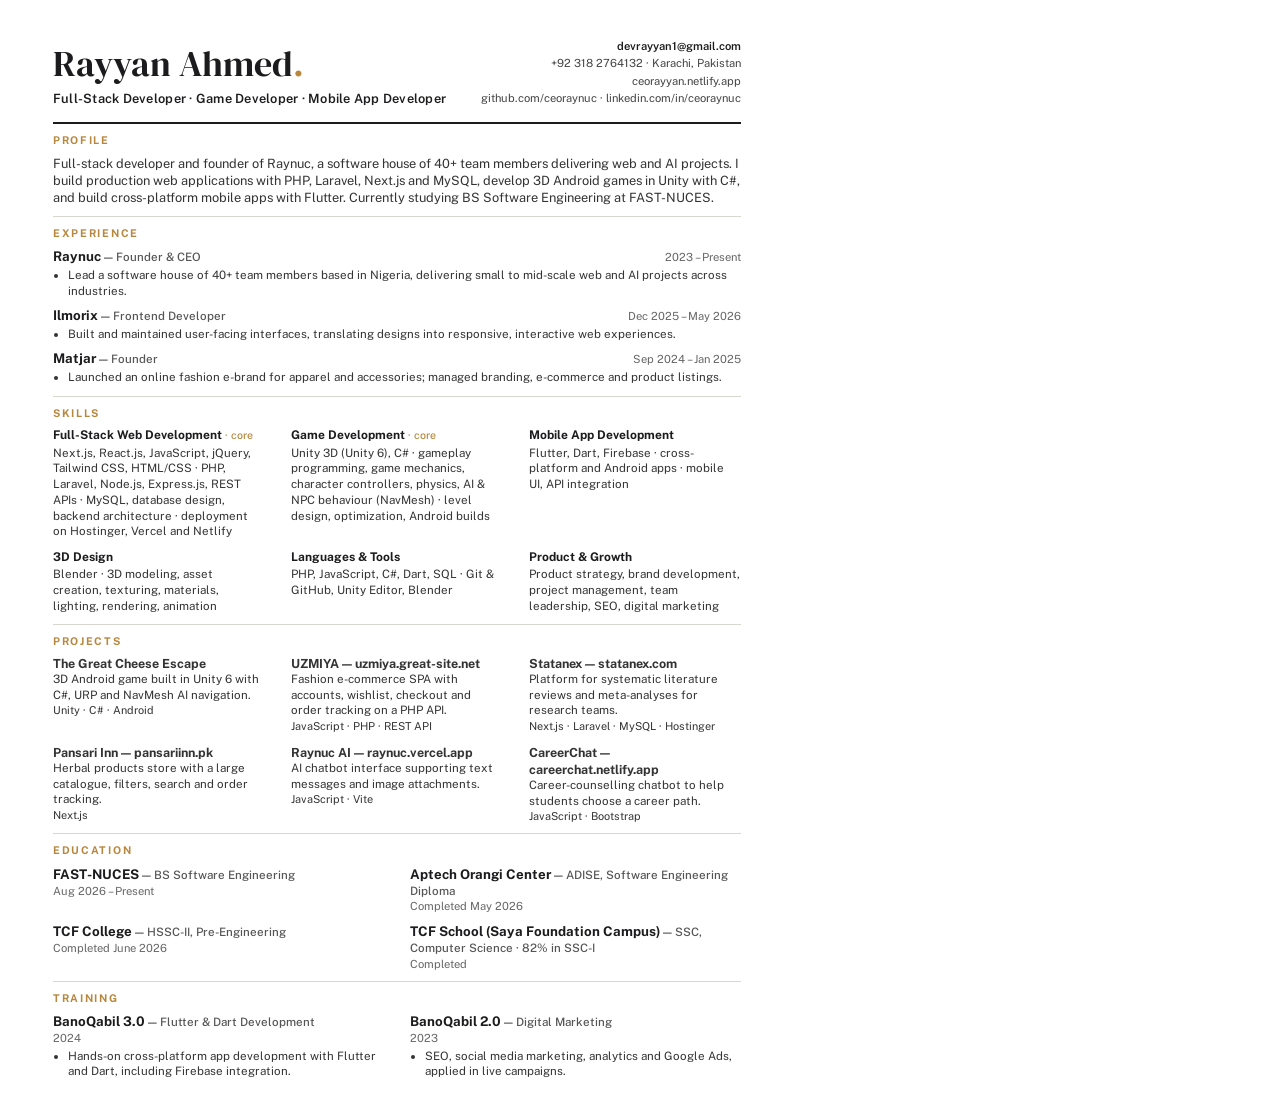
<file: cv/cv.html>
<!DOCTYPE html>
<html lang="en">
<head>
<meta charset="utf-8">
<title>Rayyan Ahmed — CV</title>
<!-- Source for cv.pdf. Regenerate with:
     msedge --headless --no-pdf-header-footer --print-to-pdf=cv.pdf cv/cv.html -->
<link rel="preconnect" href="https://fonts.googleapis.com">
<link rel="preconnect" href="https://fonts.gstatic.com" crossorigin>
<link rel="stylesheet" href="https://fonts.googleapis.com/css2?family=DM+Serif+Display&family=Public+Sans:wght@400;500;600;700&display=swap">
<style>
  @page { size: A4; margin: 0; }
  * { box-sizing: border-box; }
  html, body { margin: 0; }
  body { font-family: "Public Sans", Arial, sans-serif; color: #1c1c1e; font-size: 8.7pt; line-height: 1.36; -webkit-print-color-adjust: exact; print-color-adjust: exact; }
  .page { width: 210mm; padding: 10mm 14mm 8mm; }
  a { color: inherit; text-decoration: none; }
  header { display: flex; justify-content: space-between; align-items: flex-end; padding-bottom: 4mm; border-bottom: 1.5pt solid #1c1c1e; }
  h1 { font-family: "DM Serif Display", Georgia, serif; font-weight: 400; font-size: 27pt; line-height: 1; margin: 0; }
  h1 span { color: #b8873e; }
  .title { margin-top: 2mm; font-size: 9.6pt; font-weight: 600; letter-spacing: .02em; }
  .contact { text-align: right; font-size: 8.4pt; line-height: 1.55; flex: none; color: #444; }
  .contact b { color: #1c1c1e; font-weight: 600; }
  section { display: block; padding: 2.4mm 0; border-bottom: .5pt solid #d9d6cf; }
  section:last-child { border-bottom: 0; }
  h2 { margin: 0; font-size: 8pt; font-weight: 700; letter-spacing: .16em; text-transform: uppercase; color: #b8873e; padding-top: 0; margin-bottom: 1.8mm; }
  p { margin: 0; }
  .summary { font-size: 9.6pt; color: #333; }
  .item + .item { margin-top: 1.6mm; }
  .row { display: flex; justify-content: space-between; gap: 4mm; align-items: baseline; }
  .name { font-weight: 700; font-size: 10pt; }
  .role { font-weight: 500; color: #555; }
  .date { font-size: 8.4pt; color: #666; white-space: nowrap; }
  ul { margin: .6mm 0 0; padding-left: 4mm; }
  li { margin: .3mm 0; color: #333; }
  .skills { display: grid; grid-template-columns: 1fr 1fr 1fr; gap: 2.2mm 7mm; }
  .skills h3 { margin: 0 0 .6mm; font-size: 9pt; font-weight: 700; }
  .skills p { color: #333; }
  .primary h3::after { content: "  ·  core"; font-weight: 500; color: #b8873e; font-size: 8pt; }
  .projects { display: grid; grid-template-columns: 1fr 1fr 1fr; gap: 2.6mm 7mm; }
  .projects .name { font-size: 9.4pt; }
  .projects p { color: #333; }
  .tech { color: #777; font-size: 8.2pt; }
  .two { display: grid; grid-template-columns: 1fr 1fr; gap: 2mm 7mm; }
  .two .item + .item { margin-top: 0; }
  .two .row { flex-direction: column; gap: 0; align-items: flex-start; }
</style>
</head>
<body>
<div class="page">
  <header>
    <div>
      <h1>Rayyan Ahmed<span>.</span></h1>
      <p class="title">Full-Stack Developer · Game Developer · Mobile App Developer</p>
    </div>
    <div class="contact">
      <a href="mailto:devrayyan1@gmail.com"><b>devrayyan1@gmail.com</b></a><br>
      +92 318 2764132 · Karachi, Pakistan<br>
      <a href="https://ceorayyan.netlify.app">ceorayyan.netlify.app</a><br>
      <a href="https://github.com/ceoraynuc">github.com/ceoraynuc</a> · <a href="https://www.linkedin.com/in/ceoraynuc/">linkedin.com/in/ceoraynuc</a>
    </div>
  </header>

  <section>
    <h2>Profile</h2>
    <p class="summary">Full-stack developer and founder of Raynuc, a software house of 40+ team members delivering web and AI projects. I build production web applications with PHP, Laravel, Next.js and MySQL, develop 3D Android games in Unity with C#, and build cross-platform mobile apps with Flutter. Currently studying BS Software Engineering at FAST-NUCES.</p>
  </section>

  <section>
    <h2>Experience</h2>
    <div>
      <div class="item">
        <div class="row"><p><span class="name">Raynuc</span> — <span class="role">Founder &amp; CEO</span></p><p class="date">2023 – Present</p></div>
        <ul>
          <li>Lead a software house of 40+ team members based in Nigeria, delivering small to mid-scale web and AI projects across industries.</li>
        </ul>
      </div>
      <div class="item">
        <div class="row"><p><span class="name">Ilmorix</span> — <span class="role">Frontend Developer</span></p><p class="date">Dec 2025 – May 2026</p></div>
        <ul>
          <li>Built and maintained user-facing interfaces, translating designs into responsive, interactive web experiences.</li>
        </ul>
      </div>
      <div class="item">
        <div class="row"><p><span class="name">Matjar</span> — <span class="role">Founder</span></p><p class="date">Sep 2024 – Jan 2025</p></div>
        <ul>
          <li>Launched an online fashion e-brand for apparel and accessories; managed branding, e-commerce and product listings.</li>
        </ul>
      </div>
    </div>
  </section>

  <section>
    <h2>Skills</h2>
    <div class="skills">
      <div class="primary"><h3>Full-Stack Web Development</h3><p>Next.js, React.js, JavaScript, jQuery, Tailwind CSS, HTML/CSS · PHP, Laravel, Node.js, Express.js, REST APIs · MySQL, database design, backend architecture · deployment on Hostinger, Vercel and Netlify</p></div>
      <div class="primary"><h3>Game Development</h3><p>Unity 3D (Unity 6), C# · gameplay programming, game mechanics, character controllers, physics, AI &amp; NPC behaviour (NavMesh) · level design, optimization, Android builds</p></div>
      <div><h3>Mobile App Development</h3><p>Flutter, Dart, Firebase · cross-platform and Android apps · mobile UI, API integration</p></div>
      <div><h3>3D Design</h3><p>Blender · 3D modeling, asset creation, texturing, materials, lighting, rendering, animation</p></div>
      <div><h3>Languages &amp; Tools</h3><p>PHP, JavaScript, C#, Dart, SQL · Git &amp; GitHub, Unity Editor, Blender</p></div>
      <div><h3>Product &amp; Growth</h3><p>Product strategy, brand development, project management, team leadership, SEO, digital marketing</p></div>
    </div>
  </section>

  <section>
    <h2>Projects</h2>
    <div class="projects">
      <div><p class="name">The Great Cheese Escape</p><p>3D Android game built in Unity 6 with C#, URP and NavMesh AI navigation.</p><p class="tech">Unity · C# · Android</p></div>
      <div><p class="name">UZMIYA — <a href="https://uzmiya.great-site.net">uzmiya.great-site.net</a></p><p>Fashion e-commerce SPA with accounts, wishlist, checkout and order tracking on a PHP API.</p><p class="tech">JavaScript · PHP · REST API</p></div>
      <div><p class="name">Statanex — <a href="https://statanex.com">statanex.com</a></p><p>Platform for systematic literature reviews and meta-analyses for research teams.</p><p class="tech">Next.js · Laravel · MySQL · Hostinger</p></div>
      <div><p class="name">Pansari Inn — <a href="https://www.pansariinn.pk/shop">pansariinn.pk</a></p><p>Herbal products store with a large catalogue, filters, search and order tracking.</p><p class="tech">Next.js</p></div>
      <div><p class="name">Raynuc AI — <a href="https://raynuc.vercel.app">raynuc.vercel.app</a></p><p>AI chatbot interface supporting text messages and image attachments.</p><p class="tech">JavaScript · Vite</p></div>
      <div><p class="name">CareerChat — <a href="https://careerchat.netlify.app">careerchat.netlify.app</a></p><p>Career-counselling chatbot to help students choose a career path.</p><p class="tech">JavaScript · Bootstrap</p></div>
    </div>
  </section>

  <section>
    <h2>Education</h2>
    <div class="two">
      <div class="item"><div class="row"><p><span class="name">FAST-NUCES</span> — <span class="role">BS Software Engineering</span></p><p class="date">Aug 2026 – Present</p></div></div>
      <div class="item"><div class="row"><p><span class="name">Aptech Orangi Center</span> — <span class="role">ADISE, Software Engineering Diploma</span></p><p class="date">Completed May 2026</p></div></div>
      <div class="item"><div class="row"><p><span class="name">TCF College</span> — <span class="role">HSSC-II, Pre-Engineering</span></p><p class="date">Completed June 2026</p></div></div>
      <div class="item"><div class="row"><p><span class="name">TCF School (Saya Foundation Campus)</span> — <span class="role">SSC, Computer Science · 82% in SSC-I</span></p><p class="date">Completed</p></div></div>
    </div>
  </section>

  <section>
    <h2>Training</h2>
    <div class="two">
      <div class="item"><div class="row"><p><span class="name">BanoQabil 3.0</span> — <span class="role">Flutter &amp; Dart Development</span></p><p class="date">2024</p></div><ul><li>Hands-on cross-platform app development with Flutter and Dart, including Firebase integration.</li></ul></div>
      <div class="item"><div class="row"><p><span class="name">BanoQabil 2.0</span> — <span class="role">Digital Marketing</span></p><p class="date">2023</p></div><ul><li>SEO, social media marketing, analytics and Google Ads, applied in live campaigns.</li></ul></div>
    </div>
  </section>
</div>
</body>
</html>
</file>
